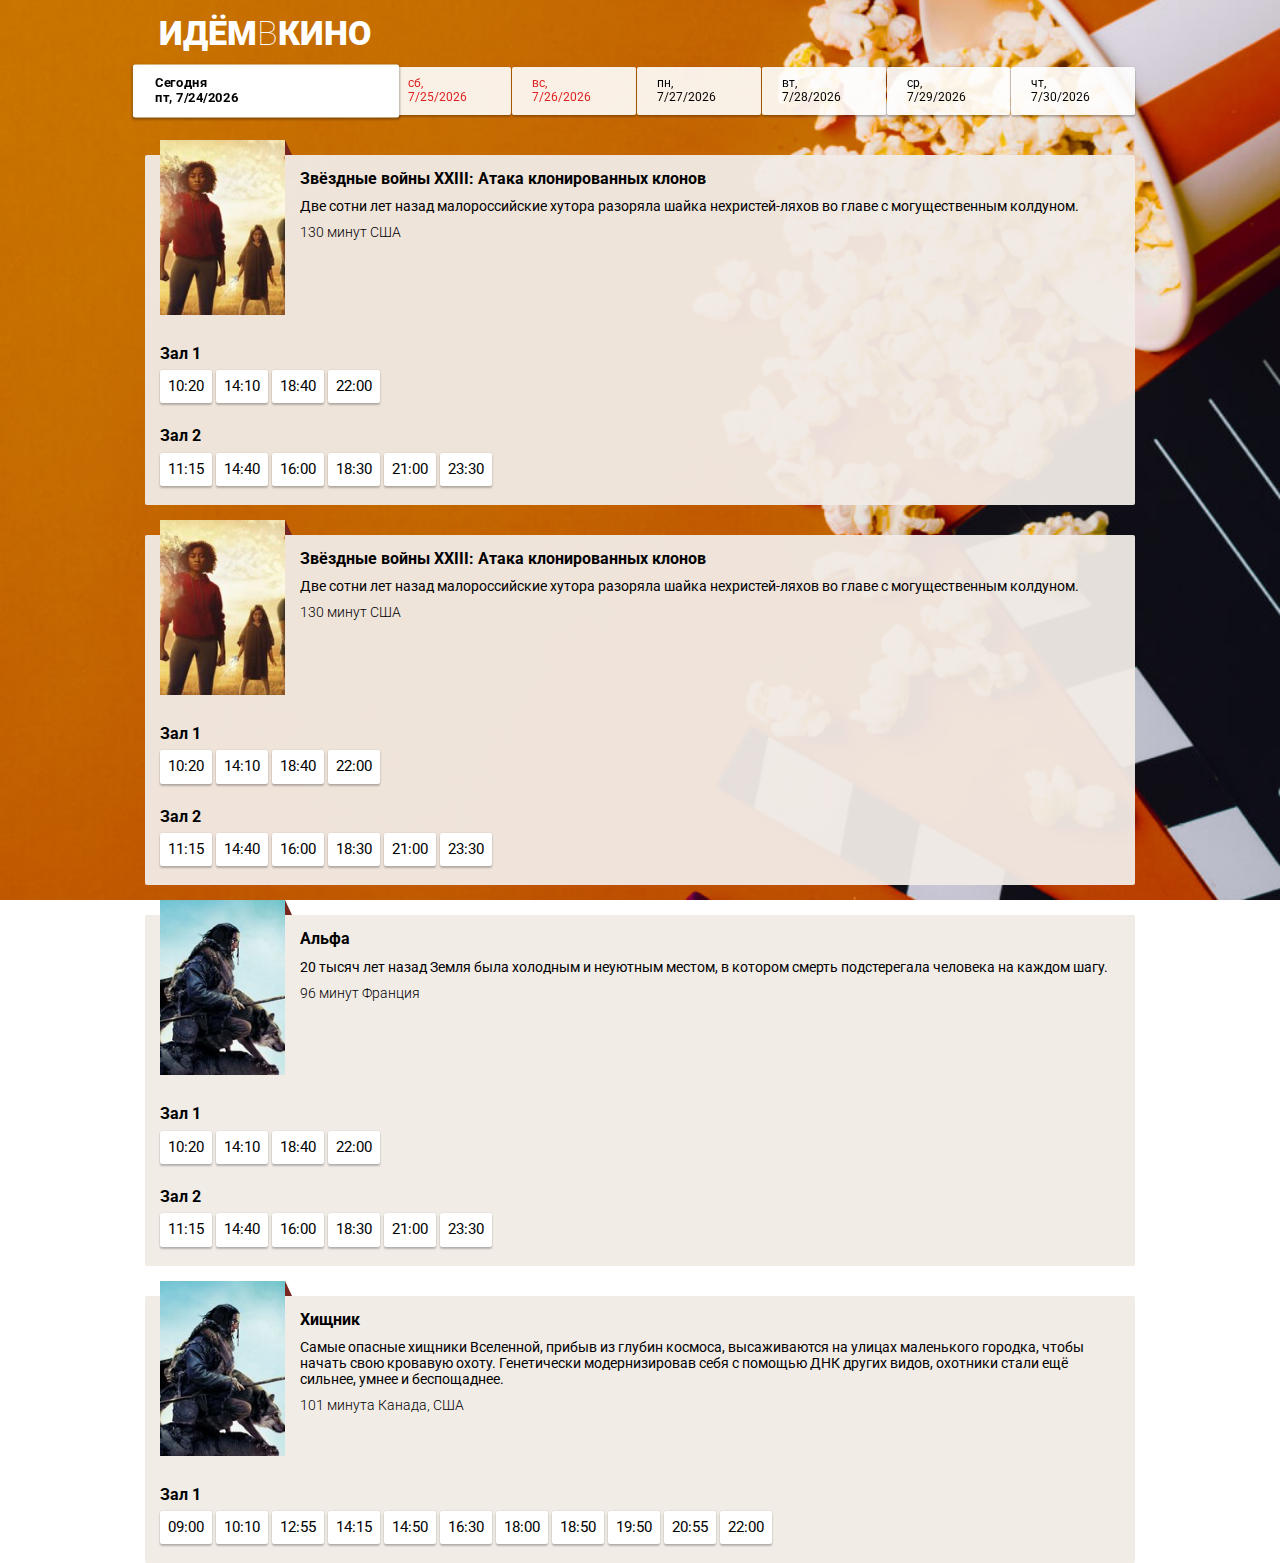
<file: index.html>
<!DOCTYPE html>
<html lang="ru">
  <head>
    <meta charset="UTF-8" />
    <meta name="viewport" content="width=device-width, initial-scale=1.0" />
    <meta http-equiv="X-UA-Compatible" content="ie=edge" />
    <title>ИдёмВКино</title>
    <link rel="stylesheet" href="css/normalize.css" />
    <link rel="stylesheet" href="css/styles.css" />
    <link
      href="https://fonts.googleapis.com/css?family=Roboto:100,300,400,500,700,900&amp;subset=cyrillic,cyrillic-ext,latin-ext"
      rel="stylesheet"
    />
  </head>

  <body>
    <header class="page-header">
      <h1 class="page-header__title">Идём<span>в</span>кино</h1>
    </header>

    <nav class="page-nav">
      <a class="page-nav__day page-nav__day_today" href="#">
        <span class="page-nav__day-week">Пн</span
        ><span class="page-nav__day-number">31</span>
      </a>
      <a class="page-nav__day" href="#">
        <span class="page-nav__day-week">Вт</span
        ><span class="page-nav__day-number">1</span>
      </a>
      <a class="page-nav__day page-nav__day_chosen" href="#">
        <span class="page-nav__day-week">Ср</span
        ><span class="page-nav__day-number">2</span>
      </a>
      <a class="page-nav__day" href="#">
        <span class="page-nav__day-week">Чт</span
        ><span class="page-nav__day-number">3</span>
      </a>
      <a class="page-nav__day" href="#">
        <span class="page-nav__day-week">Пт</span
        ><span class="page-nav__day-number">4</span>
      </a>
      <a class="page-nav__day page-nav__day_weekend" href="#">
        <span class="page-nav__day-week">Сб</span
        ><span class="page-nav__day-number">5</span>
      </a>
      <a class="page-nav__day page-nav__day_weekend" href="#">
        <span class="page-nav__day-week">Вс</span
        ><span class="page-nav__day-number">5</span>
      </a>
    </nav>

    <main class="all-movies">
      <section class="movie">
        <div class="movie__info">
          <div class="movie__poster">
            <img
              class="movie__poster-image"
              alt="Звёздные войны постер"
              src="i/poster1.jpg"
            />
          </div>
          <div class="movie__description">
            <h2 class="movie__title">
              Звёздные войны XXIII: Атака клонированных клонов
            </h2>
            <p class="movie__synopsis">
              Две сотни лет назад малороссийские хутора разоряла шайка
              нехристей-ляхов во главе с могущественным колдуном.
            </p>
            <p class="movie__data">
              <span class="movie__data-duration">130 минут</span>
              <span class="movie__data-origin">США</span>
            </p>
          </div>
        </div>

        <div class="movie-seances__hall-wrap">
          <div class="movie-seances__hall">
            <h3 class="movie-seances__hall-title">Зал 1</h3>
            <ul class="movie-seances__list">
              <li class="movie-seances__time-block">
                <a class="movie-seances__time" href="hall.html">10:20</a>
              </li>
              <li class="movie-seances__time-block">
                <a class="movie-seances__time" href="hall.html">14:10</a>
              </li>
              <li class="movie-seances__time-block">
                <a class="movie-seances__time" href="hall.html">18:40</a>
              </li>
              <li class="movie-seances__time-block">
                <a class="movie-seances__time" href="hall.html">22:00</a>
              </li>
            </ul>
          </div>
          <div class="movie-seances__hall">
            <h3 class="movie-seances__hall-title">Зал 2</h3>
            <ul class="movie-seances__list">
              <li class="movie-seances__time-block">
                <a class="movie-seances__time" href="hall.html">11:15</a>
              </li>
              <li class="movie-seances__time-block">
                <a class="movie-seances__time" href="hall.html">14:40</a>
              </li>
              <li class="movie-seances__time-block">
                <a class="movie-seances__time" href="hall.html">16:00</a>
              </li>
              <li class="movie-seances__time-block">
                <a class="movie-seances__time" href="hall.html">18:30</a>
              </li>
              <li class="movie-seances__time-block">
                <a class="movie-seances__time" href="hall.html">21:00</a>
              </li>
              <li class="movie-seances__time-block">
                <a class="movie-seances__time" href="hall.html">23:30</a>
              </li>
            </ul>
          </div>
        </div>
      </section>

      <section class="movie">
        <div class="movie__info">
          <div class="movie__poster">
            <img
              class="movie__poster-image"
              alt="Звёздные войны постер"
              src="i/poster1.jpg"
            />
          </div>
          <div class="movie__description">
            <h2 class="movie__title">
              Звёздные войны XXIII: Атака клонированных клонов
            </h2>
            <p class="movie__synopsis">
              Две сотни лет назад малороссийские хутора разоряла шайка
              нехристей-ляхов во главе с могущественным колдуном.
            </p>
            <p class="movie__data">
              <span class="movie__data-duration">130 минут</span>
              <span class="movie__data-origin">США</span>
            </p>
          </div>
        </div>

        <div class="movie-seances__hall-wrap">
          <div class="movie-seances__hall">
            <h3 class="movie-seances__hall-title">Зал 1</h3>
            <ul class="movie-seances__list">
              <li class="movie-seances__time-block">
                <a class="movie-seances__time" href="hall.html">10:20</a>
              </li>
              <li class="movie-seances__time-block">
                <a class="movie-seances__time" href="hall.html">14:10</a>
              </li>
              <li class="movie-seances__time-block">
                <a class="movie-seances__time" href="hall.html">18:40</a>
              </li>
              <li class="movie-seances__time-block">
                <a class="movie-seances__time" href="hall.html">22:00</a>
              </li>
            </ul>
          </div>
          <div class="movie-seances__hall">
            <h3 class="movie-seances__hall-title">Зал 2</h3>
            <ul class="movie-seances__list">
              <li class="movie-seances__time-block">
                <a class="movie-seances__time" href="hall.html">11:15</a>
              </li>
              <li class="movie-seances__time-block">
                <a class="movie-seances__time" href="hall.html">14:40</a>
              </li>
              <li class="movie-seances__time-block">
                <a class="movie-seances__time" href="hall.html">16:00</a>
              </li>
              <li class="movie-seances__time-block">
                <a class="movie-seances__time" href="hall.html">18:30</a>
              </li>
              <li class="movie-seances__time-block">
                <a class="movie-seances__time" href="hall.html">21:00</a>
              </li>
              <li class="movie-seances__time-block">
                <a class="movie-seances__time" href="hall.html">23:30</a>
              </li>
            </ul>
          </div>
        </div>
      </section>

      <section class="movie">
        <div class="movie__info">
          <div class="movie__poster">
            <img
              class="movie__poster-image"
              alt="Альфа постер"
              src="i/poster2.jpg"
            />
          </div>
          <div class="movie__description">
            <h2 class="movie__title">Альфа</h2>
            <p class="movie__synopsis">
              20 тысяч лет назад Земля была холодным и неуютным местом, в
              котором смерть подстерегала человека на каждом шагу.
            </p>
            <p class="movie__data">
              <span class="movie__data-duration">96 минут</span>
              <span class="movie__data-origin">Франция</span>
            </p>
          </div>
        </div>
        <div class="movie-seances__hall-wrap">
          <div class="movie-seances__hall">
            <h3 class="movie-seances__hall-title">Зал 1</h3>
            <ul class="movie-seances__list">
              <li class="movie-seances__time-block">
                <a class="movie-seances__time" href="hall.html">10:20</a>
              </li>
              <li class="movie-seances__time-block">
                <a class="movie-seances__time" href="hall.html">14:10</a>
              </li>
              <li class="movie-seances__time-block">
                <a class="movie-seances__time" href="hall.html">18:40</a>
              </li>
              <li class="movie-seances__time-block">
                <a class="movie-seances__time" href="hall.html">22:00</a>
              </li>
            </ul>
          </div>
          <div class="movie-seances__hall">
            <h3 class="movie-seances__hall-title">Зал 2</h3>
            <ul class="movie-seances__list">
              <li class="movie-seances__time-block">
                <a class="movie-seances__time" href="hall.html">11:15</a>
              </li>
              <li class="movie-seances__time-block">
                <a class="movie-seances__time" href="hall.html">14:40</a>
              </li>
              <li class="movie-seances__time-block">
                <a class="movie-seances__time" href="hall.html">16:00</a>
              </li>
              <li class="movie-seances__time-block">
                <a class="movie-seances__time" href="hall.html">18:30</a>
              </li>
              <li class="movie-seances__time-block">
                <a class="movie-seances__time" href="hall.html">21:00</a>
              </li>
              <li class="movie-seances__time-block">
                <a class="movie-seances__time" href="hall.html">23:30</a>
              </li>
            </ul>
          </div>
        </div>
      </section>

      <section class="movie">
        <div class="movie__info">
          <div class="movie__poster">
            <img
              class="movie__poster-image"
              alt="Хищник постер"
              src="i/poster2.jpg"
            />
          </div>
          <div class="movie__description">
            <h2 class="movie__title">Хищник</h2>
            <p class="movie__synopsis">
              Самые опасные хищники Вселенной, прибыв из глубин космоса,
              высаживаются на улицах маленького городка, чтобы начать свою
              кровавую охоту. Генетически модернизировав себя с помощью ДНК
              других видов, охотники стали ещё сильнее, умнее и беспощаднее.
            </p>
            <p class="movie__data">
              <span class="movie__data-duration">101 минута</span>
              <span class="movie__data-origin">Канада, США</span>
            </p>
          </div>
        </div>
        <div class="movie-seances__hall-wrap">
          <div class="movie-seances__hall">
            <h3 class="movie-seances__hall-title">Зал 1</h3>
            <ul class="movie-seances__list">
              <li class="movie-seances__time-block">
                <a class="movie-seances__time" href="hall.html">09:00</a>
              </li>
              <li class="movie-seances__time-block">
                <a class="movie-seances__time" href="hall.html">10:10</a>
              </li>
              <li class="movie-seances__time-block">
                <a class="movie-seances__time" href="hall.html">12:55</a>
              </li>
              <li class="movie-seances__time-block">
                <a class="movie-seances__time" href="hall.html">14:15</a>
              </li>
              <li class="movie-seances__time-block">
                <a class="movie-seances__time" href="hall.html">14:50</a>
              </li>
              <li class="movie-seances__time-block">
                <a class="movie-seances__time" href="hall.html">16:30</a>
              </li>
              <li class="movie-seances__time-block">
                <a class="movie-seances__time" href="hall.html">18:00</a>
              </li>
              <li class="movie-seances__time-block">
                <a class="movie-seances__time" href="hall.html">18:50</a>
              </li>
              <li class="movie-seances__time-block">
                <a class="movie-seances__time" href="hall.html">19:50</a>
              </li>
              <li class="movie-seances__time-block">
                <a class="movie-seances__time" href="hall.html">20:55</a>
              </li>
              <li class="movie-seances__time-block">
                <a class="movie-seances__time" href="hall.html">22:00</a>
              </li>
            </ul>
          </div>
        </div>
      </section>
    </main>

    <script src="script/index.js"></script>
  </body>
</html>
</file>
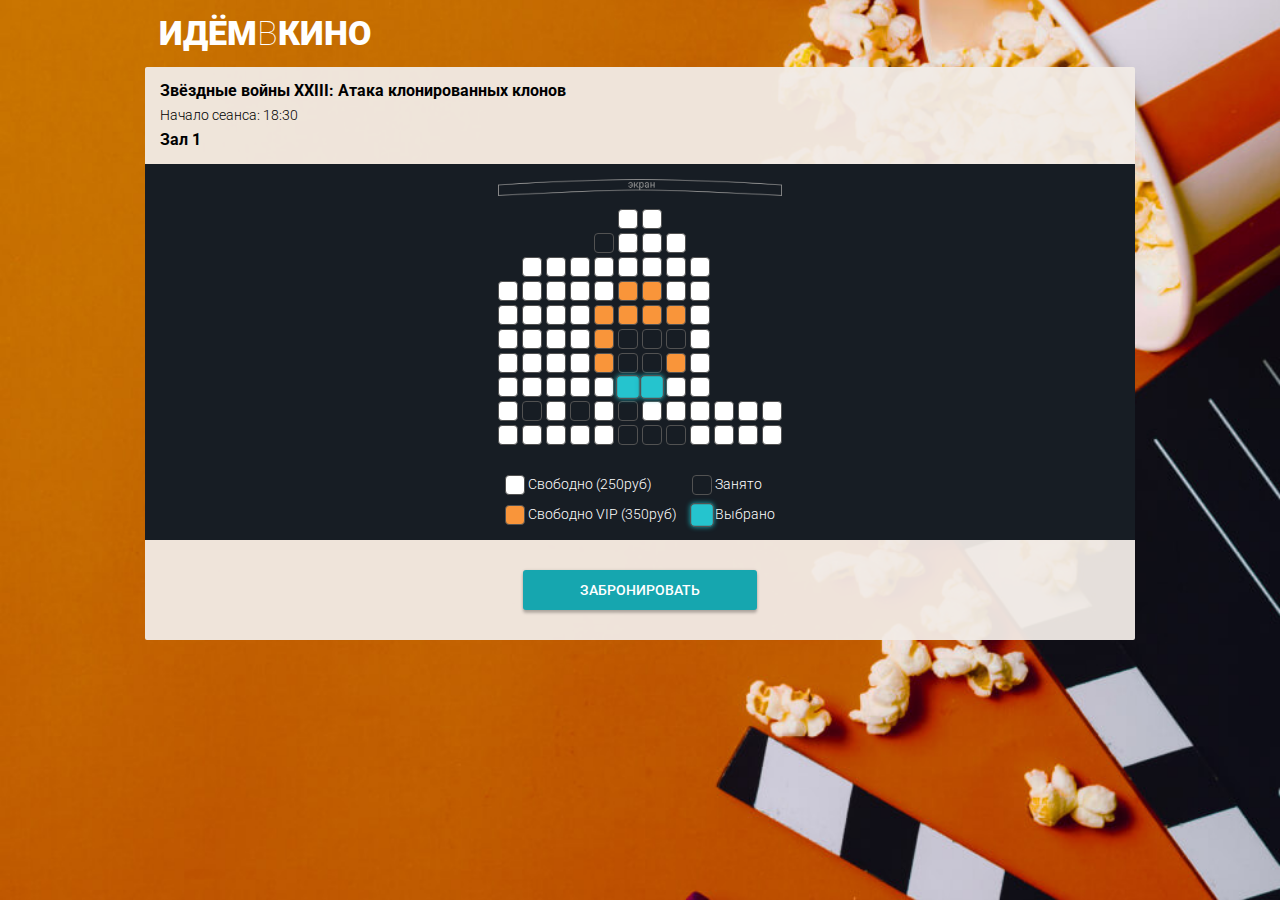
<file: hall.html>
<!DOCTYPE html>
<html lang="ru">
  <head>
    <meta charset="UTF-8" />
    <meta name="viewport" content="width=device-width, initial-scale=1.0" />
    <meta http-equiv="X-UA-Compatible" content="ie=edge" />
    <title>ИдёмВКино</title>
    <link rel="stylesheet" href="css/normalize.css" />
    <link rel="stylesheet" href="css/styles.css" />
    <link
      href="https://fonts.googleapis.com/css?family=Roboto:100,300,400,500,700,900&amp;subset=cyrillic,cyrillic-ext,latin-ext"
      rel="stylesheet"
    />
  </head>

  <body>
    <header class="page-header">
      <a class="page-header__title" href="index.html">Идём<span>в</span>кино</a>
    </header>

    <main>
      <section class="buying">
        <div class="buying__info">
          <div class="buying__info-description">
            <h2 class="buying__info-title">
              Звёздные войны XXIII: Атака клонированных клонов
            </h2>
            <p class="buying__info-start">Начало сеанса: 18:30</p>
            <p class="buying__info-hall">Зал 1</p>
          </div>
          <div class="buying__info-hint">
            <p>Тапните дважды,<br />чтобы увеличить</p>
          </div>
        </div>
        <div class="conf-step">
          <div class="conf-step__wrapper">
            <div class="conf-step__row">
              <span class="conf-step__chair conf-step__chair_disabled"></span
              ><span class="conf-step__chair conf-step__chair_disabled"></span>
              <span class="conf-step__chair conf-step__chair_disabled"></span
              ><span class="conf-step__chair conf-step__chair_disabled"></span>
              <span class="conf-step__chair conf-step__chair_disabled"></span
              ><span class="conf-step__chair conf-step__chair_standart"></span>
              <span class="conf-step__chair conf-step__chair_standart"></span
              ><span class="conf-step__chair conf-step__chair_disabled"></span>
              <span class="conf-step__chair conf-step__chair_disabled"></span
              ><span class="conf-step__chair conf-step__chair_disabled"></span>
              <span class="conf-step__chair conf-step__chair_disabled"></span
              ><span class="conf-step__chair conf-step__chair_disabled"></span>
            </div>

            <div class="conf-step__row">
              <span class="conf-step__chair conf-step__chair_disabled"></span
              ><span class="conf-step__chair conf-step__chair_disabled"></span>
              <span class="conf-step__chair conf-step__chair_disabled"></span
              ><span class="conf-step__chair conf-step__chair_disabled"></span>
              <span class="conf-step__chair conf-step__chair_taken"></span
              ><span class="conf-step__chair conf-step__chair_standart"></span>
              <span class="conf-step__chair conf-step__chair_standart"></span
              ><span class="conf-step__chair conf-step__chair_standart"></span>
              <span class="conf-step__chair conf-step__chair_disabled"></span
              ><span class="conf-step__chair conf-step__chair_disabled"></span>
              <span class="conf-step__chair conf-step__chair_disabled"></span
              ><span class="conf-step__chair conf-step__chair_disabled"></span>
            </div>

            <div class="conf-step__row">
              <span class="conf-step__chair conf-step__chair_disabled"></span
              ><span class="conf-step__chair conf-step__chair_standart"></span>
              <span class="conf-step__chair conf-step__chair_standart"></span
              ><span class="conf-step__chair conf-step__chair_standart"></span>
              <span class="conf-step__chair conf-step__chair_standart"></span
              ><span class="conf-step__chair conf-step__chair_standart"></span>
              <span class="conf-step__chair conf-step__chair_standart"></span
              ><span class="conf-step__chair conf-step__chair_standart"></span>
              <span class="conf-step__chair conf-step__chair_standart"></span
              ><span class="conf-step__chair conf-step__chair_disabled"></span>
              <span class="conf-step__chair conf-step__chair_disabled"></span
              ><span class="conf-step__chair conf-step__chair_disabled"></span>
            </div>

            <div class="conf-step__row">
              <span class="conf-step__chair conf-step__chair_standart"></span
              ><span class="conf-step__chair conf-step__chair_standart"></span>
              <span class="conf-step__chair conf-step__chair_standart"></span
              ><span class="conf-step__chair conf-step__chair_standart"></span>
              <span class="conf-step__chair conf-step__chair_standart"></span
              ><span class="conf-step__chair conf-step__chair_vip"></span>
              <span class="conf-step__chair conf-step__chair_vip"></span
              ><span class="conf-step__chair conf-step__chair_standart"></span>
              <span class="conf-step__chair conf-step__chair_standart"></span
              ><span class="conf-step__chair conf-step__chair_disabled"></span>
              <span class="conf-step__chair conf-step__chair_disabled"></span
              ><span class="conf-step__chair conf-step__chair_disabled"></span>
            </div>

            <div class="conf-step__row">
              <span class="conf-step__chair conf-step__chair_standart"></span
              ><span class="conf-step__chair conf-step__chair_standart"></span>
              <span class="conf-step__chair conf-step__chair_standart"></span
              ><span class="conf-step__chair conf-step__chair_standart"></span>
              <span class="conf-step__chair conf-step__chair_vip"></span
              ><span class="conf-step__chair conf-step__chair_vip"></span>
              <span class="conf-step__chair conf-step__chair_vip"></span
              ><span class="conf-step__chair conf-step__chair_vip"></span>
              <span class="conf-step__chair conf-step__chair_standart"></span
              ><span class="conf-step__chair conf-step__chair_disabled"></span>
              <span class="conf-step__chair conf-step__chair_disabled"></span
              ><span class="conf-step__chair conf-step__chair_disabled"></span>
            </div>

            <div class="conf-step__row">
              <span class="conf-step__chair conf-step__chair_standart"></span
              ><span class="conf-step__chair conf-step__chair_standart"></span>
              <span class="conf-step__chair conf-step__chair_standart"></span
              ><span class="conf-step__chair conf-step__chair_standart"></span>
              <span class="conf-step__chair conf-step__chair_vip"></span
              ><span class="conf-step__chair conf-step__chair_taken"></span>
              <span class="conf-step__chair conf-step__chair_taken"></span
              ><span class="conf-step__chair conf-step__chair_taken"></span>
              <span class="conf-step__chair conf-step__chair_standart"></span
              ><span class="conf-step__chair conf-step__chair_disabled"></span>
              <span class="conf-step__chair conf-step__chair_disabled"></span
              ><span class="conf-step__chair conf-step__chair_disabled"></span>
            </div>

            <div class="conf-step__row">
              <span class="conf-step__chair conf-step__chair_standart"></span
              ><span class="conf-step__chair conf-step__chair_standart"></span>
              <span class="conf-step__chair conf-step__chair_standart"></span
              ><span class="conf-step__chair conf-step__chair_standart"></span>
              <span class="conf-step__chair conf-step__chair_vip"></span
              ><span class="conf-step__chair conf-step__chair_taken"></span>
              <span class="conf-step__chair conf-step__chair_taken"></span
              ><span class="conf-step__chair conf-step__chair_vip"></span>
              <span class="conf-step__chair conf-step__chair_standart"></span
              ><span class="conf-step__chair conf-step__chair_disabled"></span>
              <span class="conf-step__chair conf-step__chair_disabled"></span
              ><span class="conf-step__chair conf-step__chair_disabled"></span>
            </div>

            <div class="conf-step__row">
              <span class="conf-step__chair conf-step__chair_standart"></span
              ><span class="conf-step__chair conf-step__chair_standart"></span>
              <span class="conf-step__chair conf-step__chair_standart"></span
              ><span class="conf-step__chair conf-step__chair_standart"></span>
              <span class="conf-step__chair conf-step__chair_standart"></span
              ><span class="conf-step__chair conf-step__chair_selected"></span>
              <span class="conf-step__chair conf-step__chair_selected"></span
              ><span class="conf-step__chair conf-step__chair_standart"></span>
              <span class="conf-step__chair conf-step__chair_standart"></span
              ><span class="conf-step__chair conf-step__chair_disabled"></span>
              <span class="conf-step__chair conf-step__chair_disabled"></span
              ><span class="conf-step__chair conf-step__chair_disabled"></span>
            </div>

            <div class="conf-step__row">
              <span class="conf-step__chair conf-step__chair_standart"></span
              ><span class="conf-step__chair conf-step__chair_taken"></span>
              <span class="conf-step__chair conf-step__chair_standart"></span
              ><span class="conf-step__chair conf-step__chair_taken"></span>
              <span class="conf-step__chair conf-step__chair_standart"></span
              ><span class="conf-step__chair conf-step__chair_taken"></span>
              <span class="conf-step__chair conf-step__chair_standart"></span
              ><span class="conf-step__chair conf-step__chair_standart"></span>
              <span class="conf-step__chair conf-step__chair_standart"></span
              ><span class="conf-step__chair conf-step__chair_standart"></span>
              <span class="conf-step__chair conf-step__chair_standart"></span
              ><span class="conf-step__chair conf-step__chair_standart"></span>
            </div>

            <div class="conf-step__row">
              <span class="conf-step__chair conf-step__chair_standart"></span
              ><span class="conf-step__chair conf-step__chair_standart"></span>
              <span class="conf-step__chair conf-step__chair_standart"></span
              ><span class="conf-step__chair conf-step__chair_standart"></span>
              <span class="conf-step__chair conf-step__chair_standart"></span
              ><span class="conf-step__chair conf-step__chair_taken"></span>
              <span class="conf-step__chair conf-step__chair_taken"></span
              ><span class="conf-step__chair conf-step__chair_taken"></span>
              <span class="conf-step__chair conf-step__chair_standart"></span
              ><span class="conf-step__chair conf-step__chair_standart"></span>
              <span class="conf-step__chair conf-step__chair_standart"></span
              ><span class="conf-step__chair conf-step__chair_standart"></span>
            </div>
          </div>
          <div class="conf-step__legend">
            <div class="col">
              <p class="conf-step__legend-price">
                <span class="conf-step__chair conf-step__chair_standart"></span>
                Свободно (<span class="conf-step__legend-value price-standart"
                  >250</span
                >руб)
              </p>
              <p class="conf-step__legend-price">
                <span class="conf-step__chair conf-step__chair_vip"></span>
                Свободно VIP (<span class="conf-step__legend-value price-vip"
                  >350</span
                >руб)
              </p>
            </div>
            <div class="col">
              <p class="conf-step__legend-price">
                <span class="conf-step__chair conf-step__chair_taken"></span>
                Занято
              </p>
              <p class="conf-step__legend-price">
                <span class="conf-step__chair conf-step__chair_selected"></span>
                Выбрано
              </p>
            </div>
          </div>
        </div>
        <button class="acceptin-button">Забронировать</button>
      </section>
    </main>

    <script src="script/hall.js"></script>
  </body>
</html>
</file>
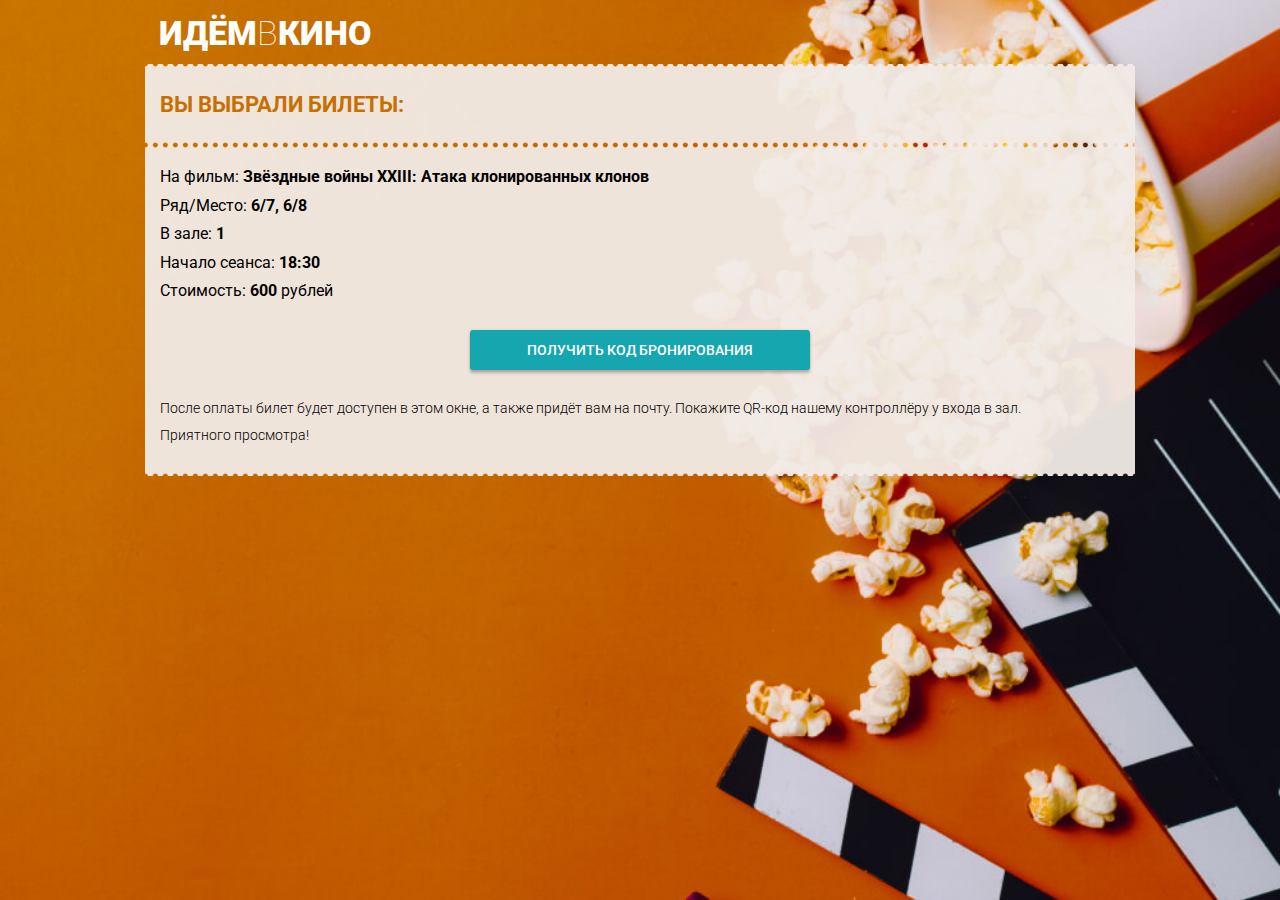
<file: payment.html>
<!DOCTYPE html>
<html lang="ru">
  <head>
    <meta charset="UTF-8" />
    <meta name="viewport" content="width=device-width, initial-scale=1.0" />
    <meta http-equiv="X-UA-Compatible" content="ie=edge" />
    <title>ИдёмВКино</title>
    <link rel="stylesheet" href="css/normalize.css" />
    <link rel="stylesheet" href="css/styles.css" />
    <link
      href="https://fonts.googleapis.com/css?family=Roboto:100,300,400,500,700,900&amp;subset=cyrillic,cyrillic-ext,latin-ext"
      rel="stylesheet"
    />
  </head>

  <body>
    <header class="page-header">
      <a class="page-header__title" href="index.html">Идём<span>в</span>кино</a>
    </header>

    <main>
      <section class="ticket">
        <header class="tichet__check">
          <h2 class="ticket__check-title">Вы выбрали билеты:</h2>
        </header>

        <div class="ticket__info-wrapper">
          <p class="ticket__info">
            На фильм:
            <span class="ticket__details ticket__title"
              >Звёздные войны XXIII: Атака клонированных клонов</span
            >
          </p>
          <p class="ticket__info">
            Ряд/Место:
            <span class="ticket__details ticket__chairs">6/7, 6/8</span>
          </p>
          <p class="ticket__info">
            В зале: <span class="ticket__details ticket__hall">1</span>
          </p>
          <p class="ticket__info">
            Начало сеанса:
            <span class="ticket__details ticket__start">18:30</span>
          </p>
          <p class="ticket__info">
            Стоимость:
            <span class="ticket__details ticket__cost">600</span> рублей
          </p>

          <button class="acceptin-button">
            Получить код бронирования
          </button>

          <p class="ticket__hint">
            После оплаты билет будет доступен в этом окне, а также придёт вам на
            почту. Покажите QR-код нашему контроллёру у входа в зал.
          </p>
          <p class="ticket__hint">Приятного просмотра!</p>
        </div>
      </section>
    </main>

    <script src="script/payment.js"></script>
  </body>
</html>
</file>
<file: css/styles.css>
@charset "UTF-8";
* {
  margin: 0;
  padding: 0;
  box-sizing: border-box;
}

html {
  font-family: "Roboto", sans-serif;
  font-size: 62.5%;
}

body {
  background-image: url("../i/background.jpg");
  background-size: cover;
  background-attachment: fixed;
  background-position: right;
}

.page-header {
  padding: 1.4rem;
}

.page-header__title {
  margin: 0;
  font-weight: 900;
  font-size: 3.4rem;
  color: #ffffff;
  text-transform: uppercase;
  text-decoration: none;
}
.page-header__title span {
  font-weight: 100;
}

/* ~~~~~~~~~~~~ Главная ~~~~~~~~~~~~ */
.page-nav {
  position: sticky;
  top: 2px;
  padding-bottom: 1rem;
  display: flex;
  flex-wrap: nowrap;
  align-items: stretch;
  color: #000000;
  z-index: 10;
}
.page-nav .page-nav__day {
  flex-basis: calc(100% / 8);
  font-size: 1.2rem;
  padding: 1rem;
  background: rgba(255, 255, 255, 0.9);
  box-shadow: 0px 2px 2px rgba(0, 0, 0, 0.24), 0px 0px 2px rgba(0, 0, 0, 0.12);
  border-radius: 2px;
  text-decoration: none;
  color: #000000;
}
.page-nav .page-nav__day + .page-nav__day {
  margin-left: 1px;
}
.page-nav .page-nav__day .page-nav__day-week::after {
  content: ",";
}
.page-nav .page-nav__day .page-nav__day-number::before {
  content: " ";
}
.page-nav .page-nav__day .page-nav__day-week,
.page-nav .page-nav__day .page-nav__day-number {
  display: block;
}
.page-nav .page-nav__day_chosen {
  flex-grow: 1;
  background-color: #ffffff;
  font-weight: 700;
  transform: scale(1.1);
}
.page-nav .page-nav__day_weekend {
  color: #de2121;
}
.page-nav .page-nav__day_next {
  text-align: center;
}
.page-nav .page-nav__day_disabled {
  pointer-events: none;
  opacity: 0.5;
}
.page-nav .page-nav__day_next::before {
  content: ">";
  font-family: monospace;
  font-weight: 700;
  font-size: 2.4rem;
}
.page-nav .page-nav__day_today .page-nav__day-week::before {
  content: "Сегодня";
  display: block;
}
.page-nav .page-nav__day_today .page-nav__day-week,
.page-nav .page-nav__day_today .page-nav__day-number {
  display: inline;
}

.movie {
  position: relative;
  padding: 1.5rem;
  margin-top: 3rem;
  background: rgba(241, 235, 230, 0.95);
  color: #000000;
}
.movie .movie__info {
  display: flex;
}
.movie .movie__poster {
  position: relative;
  width: 12.5rem;
  height: 17.5rem;
  /*    left: 1.5rem;
      top: -1.5rem;*/
}
.movie .movie__poster .movie__poster-image {
  position: relative;
  top: -3rem;
  width: 12.5rem;
  height: 17.5rem;
}
.movie .movie__poster::after {
  content: "";
  display: block;
  position: absolute;
  right: -0.7rem;
  top: -3rem;
  border: 1.5rem solid transparent;
  border-bottom: 0 solid transparent;
  border-right: 0 solid transparent;
  border-left: 0.7rem solid #772720;
}
.movie .movie__description {
  flex-grow: 1;
  padding-left: 1.5rem;
}
.movie .movie__title {
  font-weight: 700;
  font-size: 1.6rem;
}
.movie .movie__synopsis {
  font-size: 1.4rem;
  margin-top: 1rem;
}
.movie .movie__data {
  font-size: 1.4rem;
  font-weight: 300;
  margin-top: 1rem;
}
.movie .movie-seances__hall + .movie-seances__hall {
  margin-top: 2rem;
}
.movie .movie-seances__hall .movie-seances__hall-title {
  font-weight: 700;
  font-size: 1.6rem;
}
.movie .movie-seances__hall .movie-seances__list {
  margin-top: 0.7rem;
  font-size: 0;
}
.movie .movie-seances__hall .movie-seances__time-block {
  display: inline-block;
  margin-bottom: 4px;
}
.movie .movie-seances__hall .movie-seances__time-block:nth-last-of-type(n + 1) {
  margin-right: 4px;
}
.movie .movie-seances__hall .movie-seances__time {
  display: block;
  padding: 8px;
  box-shadow: 0px 2px 2px rgba(0, 0, 0, 0.24), 0px 0px 2px rgba(0, 0, 0, 0.12);
  border-radius: 2px;
  background-color: #ffffff;
  color: #000000;
  text-decoration: none;
  font-size: 1.5rem;
  cursor: pointer;
}

.movie .movie-seances__hall .movie-seances__time.movie-seances__time--disabled {
  pointer-events: none;
  opacity: 0.5;
}

/* ~~~~~~~~~~~~ Кинозал ~~~~~~~~~~~~ */
.acceptin-button {
  display: block;
  margin: 3rem auto 0;
  box-shadow: 0px 3px 3px rgba(0, 0, 0, 0.24), 0px 0px 3px rgba(0, 0, 0, 0.12);
  border-radius: 3px;
  border: none;
  padding: 12px 57px;
  text-transform: uppercase;
  font-weight: 500;
  font-size: 1.4rem;
  background-color: #16a6af;
  color: #ffffff;
  cursor: pointer;
}

.buying {
  background-color: rgba(241, 235, 230, 0.95);
  padding-bottom: 3rem;
}

.buying__info {
  display: flex;
  align-items: center;
  justify-content: space-between;
  padding: 1.5rem;
}
.buying__info .buying__info-description {
  padding-right: 1.5rem;
}
.buying__info .buying__info-title,
.buying__info .buying__info-hall {
  font-size: 1.6rem;
  font-weight: 700;
}
.buying__info .buying__info-start {
  font-size: 1.4rem;
  font-weight: 300;
  margin: 0.7rem 0;
}
.buying__info .buying__info-hint {
  position: relative;
  font-weight: 300;
  font-size: 1.4rem;
  text-align: center;
}
.buying__info .buying__info-hint p {
  position: relative;
  width: 10rem;
}
.buying__info .buying__info-hint p::before {
  content: "";
  position: absolute;
  left: -1rem;
  top: calc(50% - 1.6rem);
  display: block;
  width: 2.4rem;
  height: 3.2rem;
  background-image: url(../i/hint.png);
  background-size: 2.4rem 3.2rem;
}

.conf-step {
  text-align: center;
  background-color: #171d24;
  padding: 1.5rem 3rem 1.5rem;
}

.conf-step__wrapper {
  font-size: 0;
  display: inline-block;
  background-image: url(../i/screen.png);
  background-position: top;
  background-repeat: no-repeat;
  background-size: 100%;
  padding-top: 3rem;
}
.conf-step__wrapper::before {
  content: "";
}

.conf-step__row + .conf-step__row {
  margin-top: 4px;
}

.conf-step__chair {
  display: inline-block;
  vertical-align: middle;
  width: 2rem;
  height: 2rem;
  border: 1px solid #525252;
  box-sizing: border-box;
  border-radius: 4px;
}
.conf-step__chair:not(:first-of-type) {
  margin-left: 4px;
}

.conf-step__chair_disabled {
  opacity: 0;
}

.conf-step__chair_standart {
  background-color: #ffffff;
}

.conf-step__chair_vip {
  background-color: #f9953a;
}

.conf-step__chair_taken {
  background-color: transparent;
}

.conf-step__chair_selected {
  background-color: #25c4ce;
  box-shadow: 0px 0px 4px #16a6af;
  transform: scale(1.2);
}

.conf-step__legend {
  padding-top: 3rem;
  font-size: 1.4rem;
  font-weight: 300;
  color: #ffffff;
  display: flex;
  flex-wrap: nowrap;
  text-align: left;
}
.conf-step__legend .col {
  max-width: 25rem;
}
.conf-step__legend .col:first-of-type {
  padding-right: 1.5rem;
  margin-left: auto;
}
.conf-step__legend .col:last-of-type {
  margin-right: auto;
}
.conf-step__legend .conf-step__legend-price + .conf-step__legend-price {
  margin-top: 1rem;
}

/* ~~~~~~~~~~~~ Билет ~~~~~~~~~~~~ */
.tichet__check,
.ticket__info-wrapper {
  padding-left: 1.5rem;
  padding-right: 1.5rem;
  background-color: rgba(241, 235, 230, 0.95);
}

.tichet__check {
  position: relative;
  padding-top: 2.5rem;
  padding-bottom: 2.5rem;
}
.tichet__check::before {
  content: "";
  display: block;
  position: absolute;
  top: -3px;
  left: 0;
  right: 0;
  height: 3px;
  background-image: url(../i/border-top.png);
  background-size: 10px 3px;
}
.tichet__check::after {
  content: "";
  display: block;
  position: absolute;
  bottom: -3px;
  left: 0;
  right: 0;
  height: 3px;
  background-image: url(../i/border-bottom.png);
  background-size: 10px 3px;
}

.ticket__info-wrapper {
  position: relative;
  margin-top: 6px;
  padding-top: 2rem;
  padding-bottom: 3rem;
}
.ticket__info-wrapper::before {
  content: "";
  display: block;
  position: absolute;
  top: -3px;
  left: 0;
  right: 0;
  height: 3px;
  background-image: url(../i/border-top.png);
  background-size: 10px 3px;
}
.ticket__info-wrapper::after {
  content: "";
  display: block;
  position: absolute;
  bottom: -3px;
  left: 0;
  right: 0;
  height: 3px;
  background-image: url(../i/border-bottom.png);
  background-size: 10px 3px;
}

.ticket__check-title {
  font-weight: 700;
  font-size: 2.2rem;
  text-transform: uppercase;
  color: #c76f00;
}

.ticket__info {
  font-size: 1.6rem;
  color: #000000;
}
.ticket__info + .ticket__info {
  margin-top: 1rem;
}

.ticket__details {
  font-weight: 700;
}

.ticket__hint {
  font-weight: 300;
  font-size: 1.4rem;
  margin-top: 3rem;
}
.ticket__hint + .ticket__hint {
  margin-top: 1rem;
}

.qr-code-container {
  display: flex;
  align-items: center;
  justify-content: center;
  margin: 20px 0;
}

@media screen and (min-width: 479px) {
  .page-nav .page-nav__day {
    padding: 1rem 2rem;
  }
}
@media screen and (min-width: 990px) {
  .page-header,
  nav,
  main {
    width: 990px;
    margin: auto;
  }

  .movie,
  .buying {
    border-radius: 2px;
  }

  .buying__info-hint {
    display: none;
  }
}

/*================================================================*/

.movie .movie-seances__hall .acceptin-button-disabled {
  background-color: #888888;
  pointer-events: none;
}

.acceptin-button:disabled {
  background-color: #888888;
  pointer-events: none;
}
</file>
